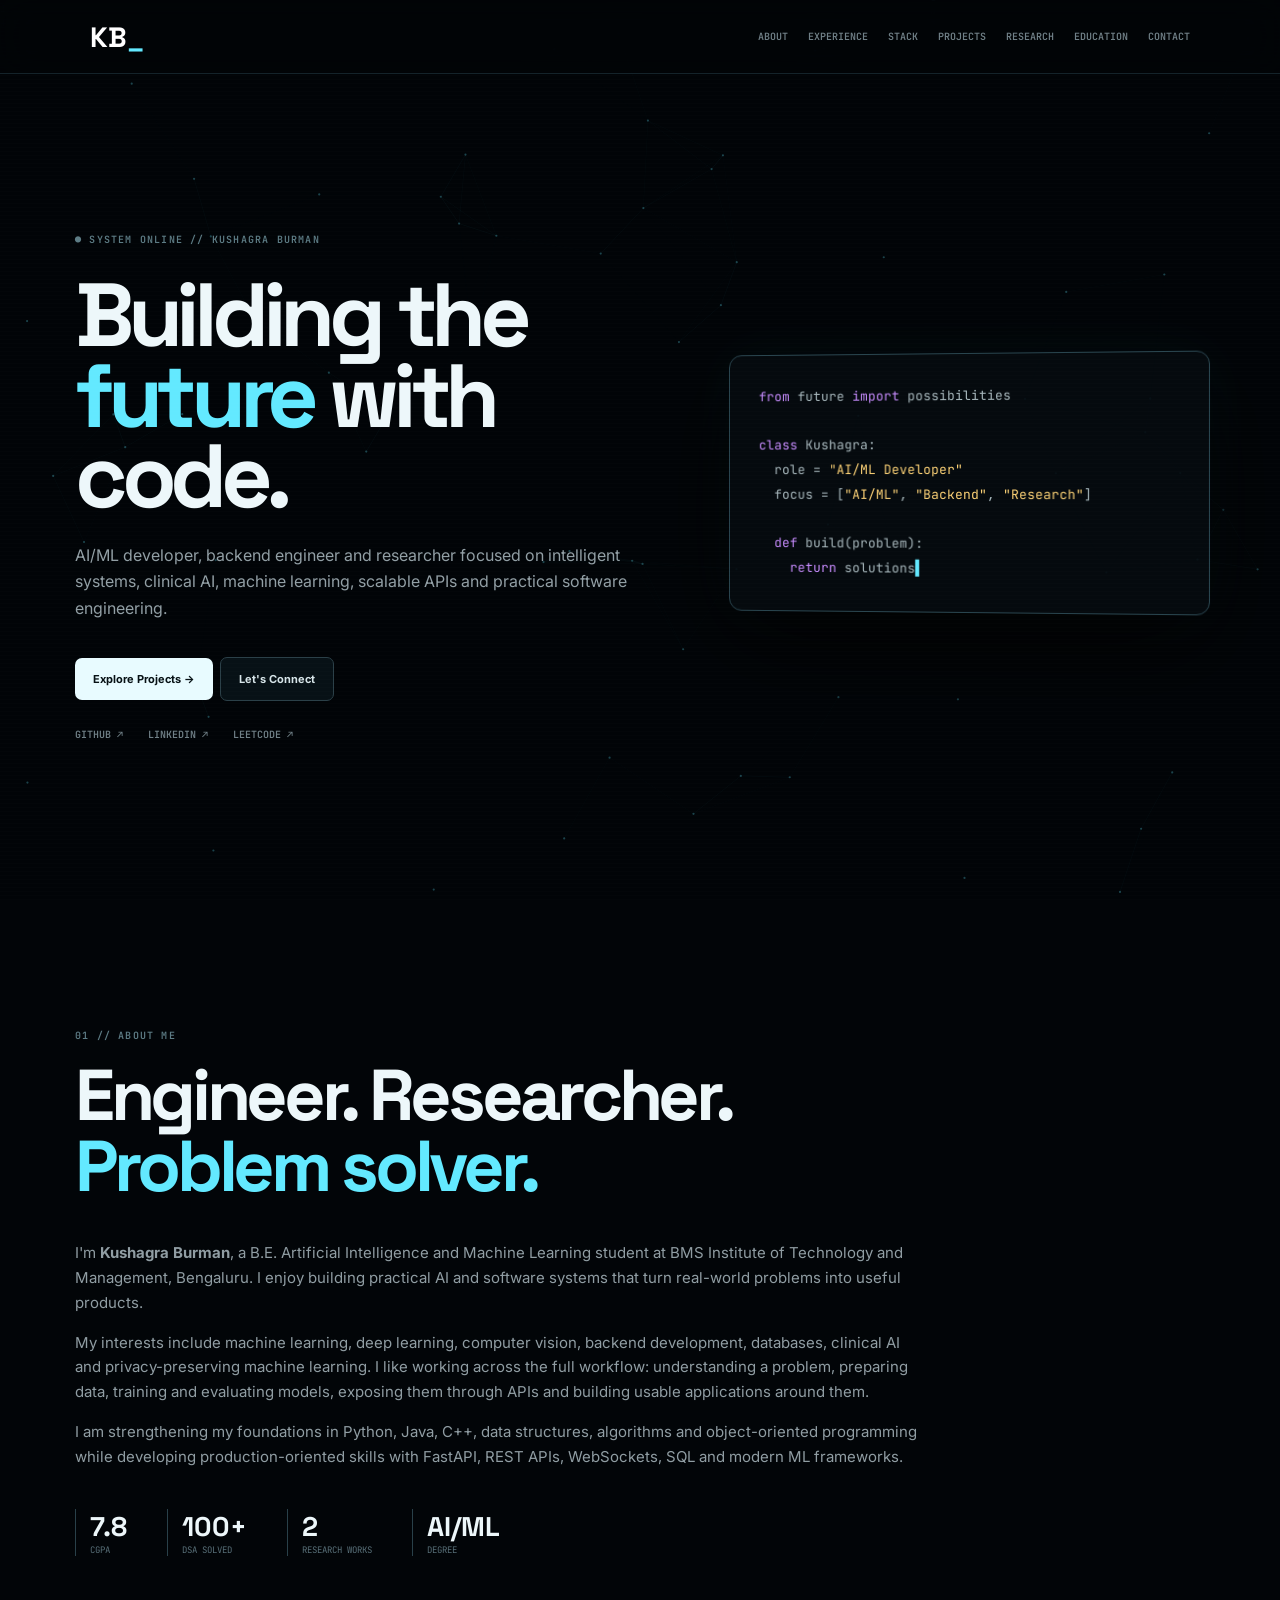
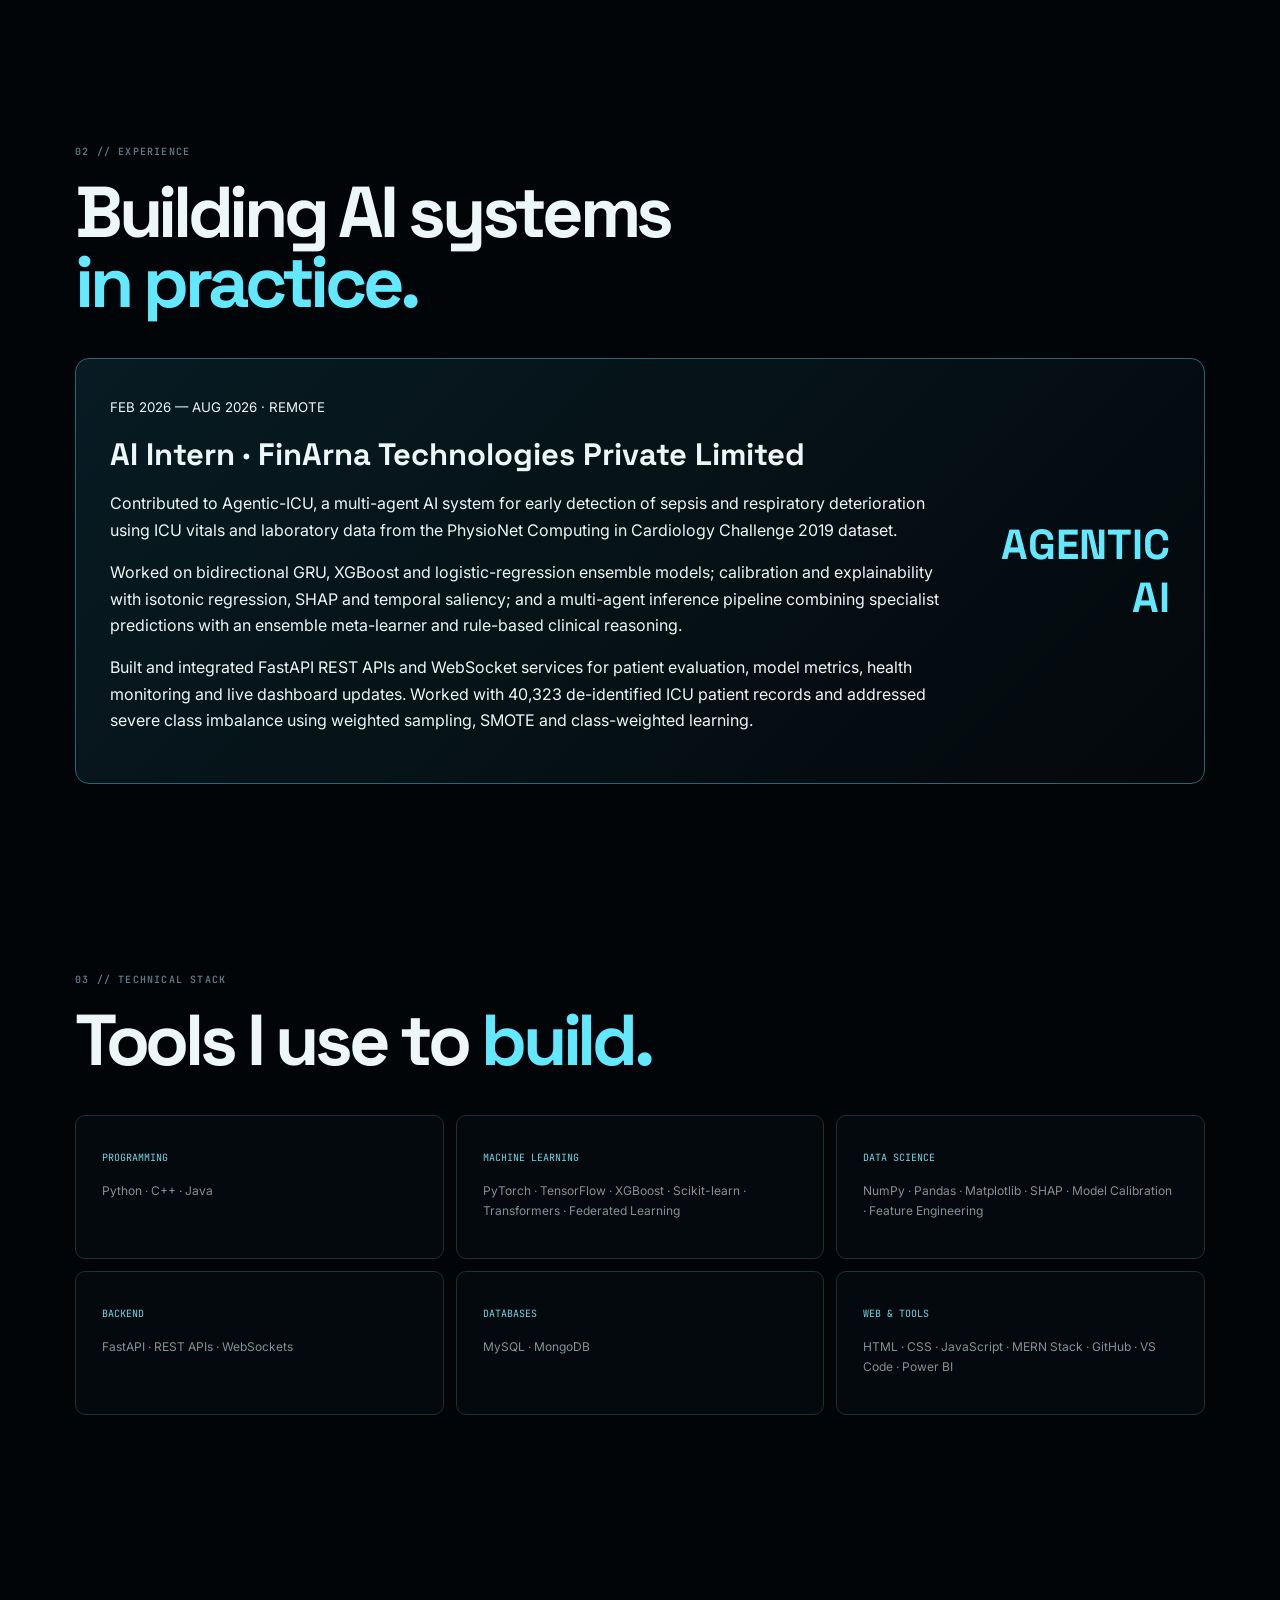
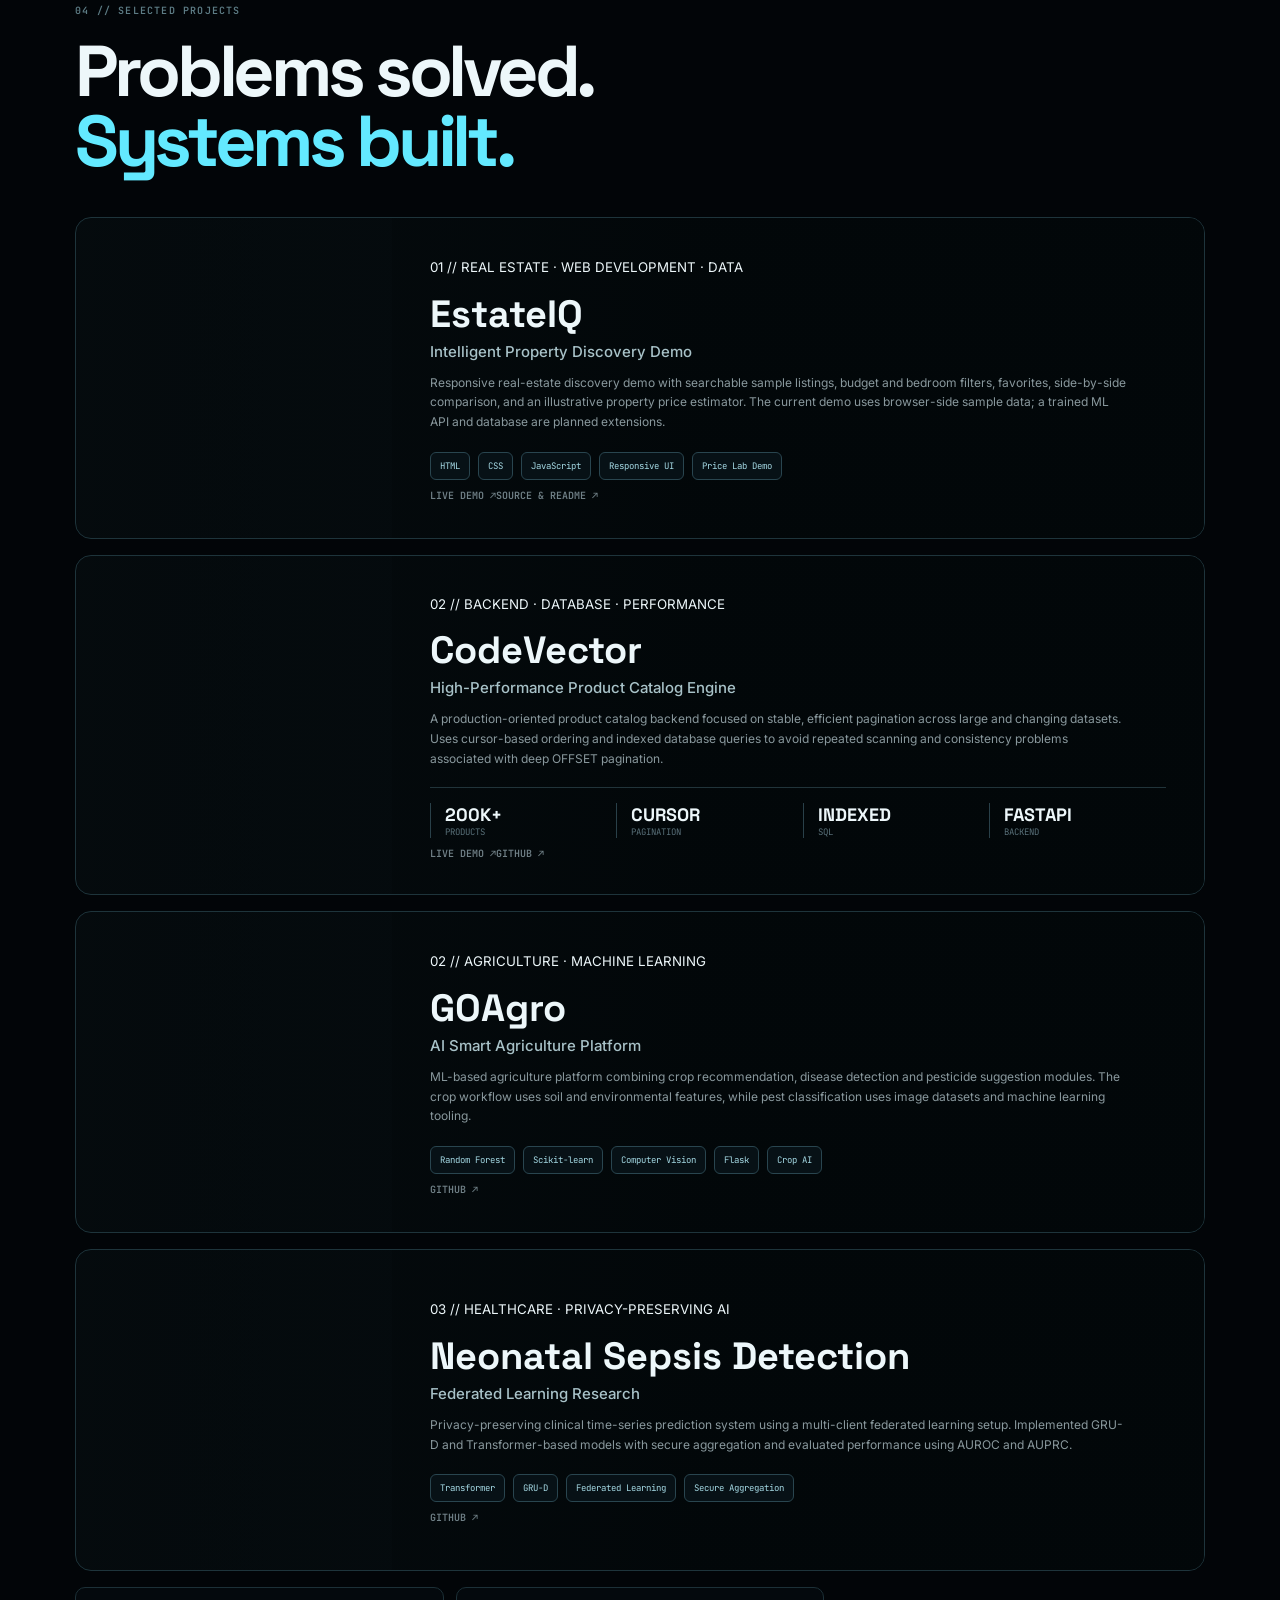
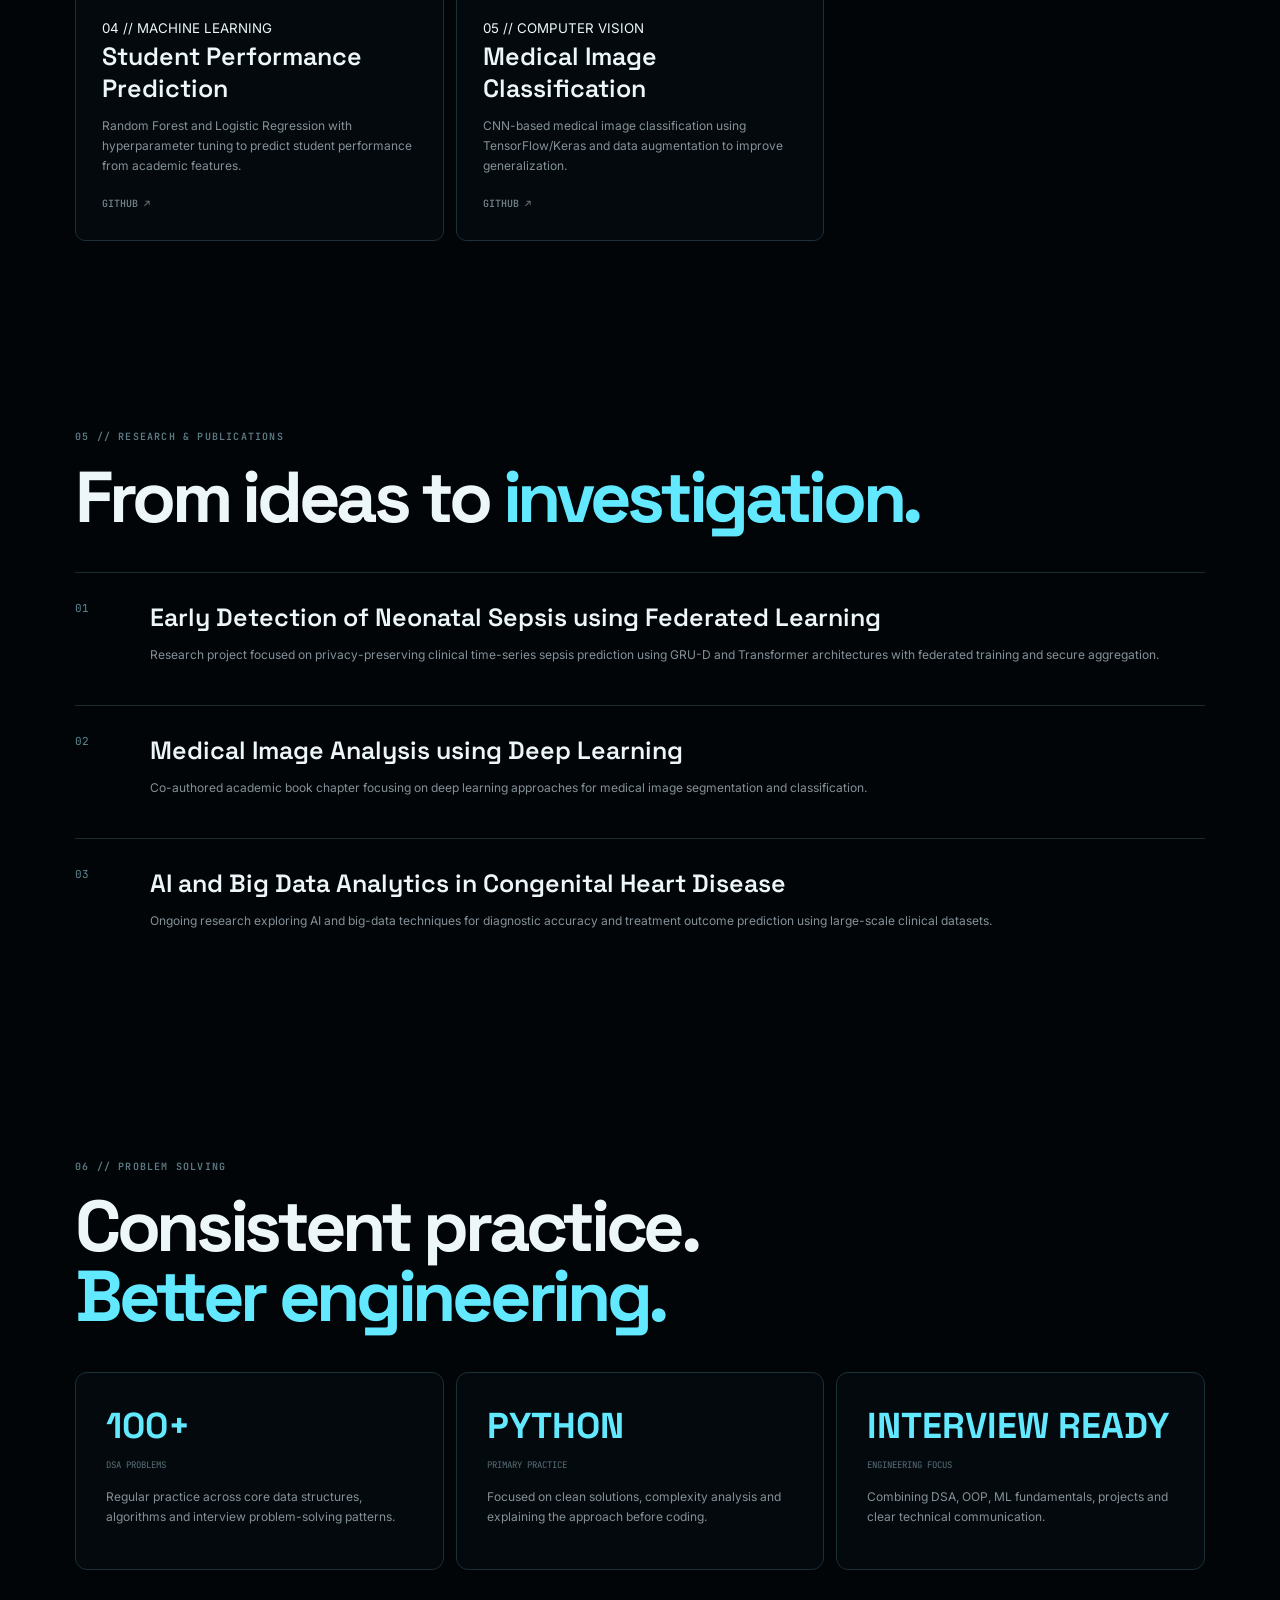
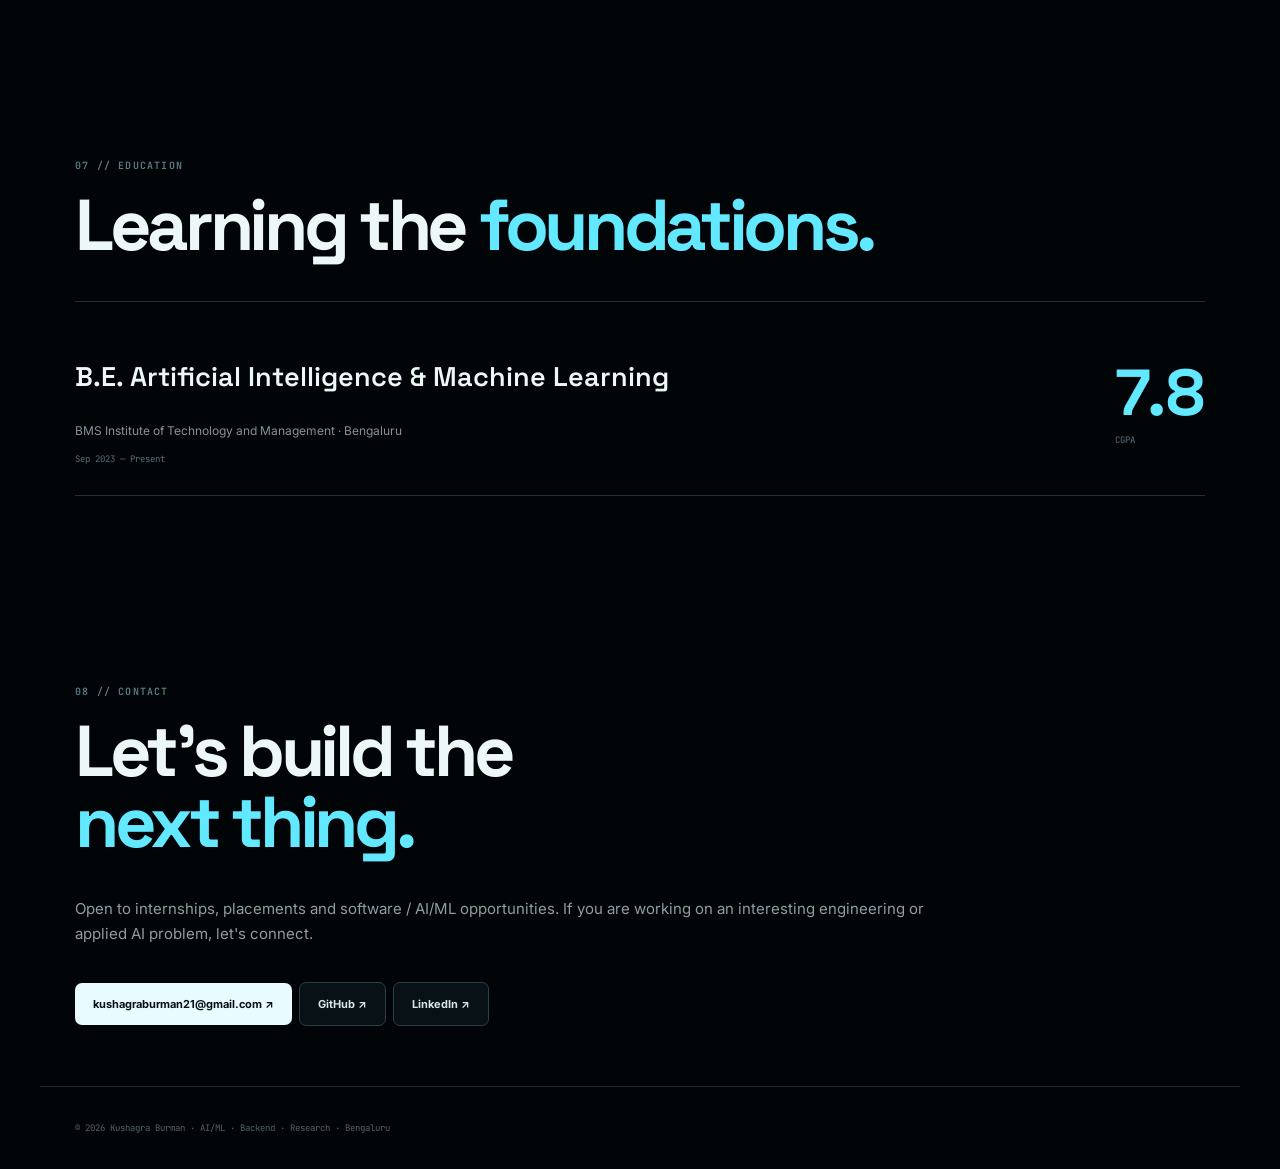
<file: index.html>
<!doctype html>
<html lang="en">
<head>
<meta charset="utf-8"><meta name="viewport" content="width=device-width,initial-scale=1">
<meta name="description" content="Kushagra Burman — AI/ML Developer, Backend Engineer and Researcher. Portfolio featuring Agentic-ICU, federated learning, GOAgro and CodeVector.">
<title>Kushagra Burman — AI/ML Developer · Backend Engineer · Researcher</title>
<link rel="stylesheet" href="style.css">
</head>
<body>
<canvas id="matrix"></canvas><canvas id="network"></canvas>
<header><a href="#home">KB<span>_</span></a><nav><a href="#about">About</a><a href="#experience">Experience</a><a href="#skills">Stack</a><a href="#projects">Projects</a><a href="#research">Research</a><a href="#education">Education</a><a href="#contact">Contact</a></nav></header>
<main>
<section id="home" class="hero"><div><small>● SYSTEM ONLINE // KUSHAGRA BURMAN</small><h1>Building the<br><em>future</em> with code.</h1><p>AI/ML developer, backend engineer and researcher focused on intelligent systems, clinical AI, machine learning, scalable APIs and practical software engineering.</p><a class="btn" href="#projects">Explore Projects →</a><a class="btn ghost" href="mailto:kushagraburman21@gmail.com">Let's Connect</a><div class="links"><a href="https://github.com/kushagra69yr">GitHub ↗</a><a href="https://www.linkedin.com/in/kushagra-burman-9b5740281/">LinkedIn ↗</a><a href="https://leetcode.com/">LeetCode ↗</a></div></div><pre><span>from</span> future <span>import</span> possibilities

<span>class</span> Kushagra:
  role = <i>"AI/ML Developer"</i>
  focus = [<i>"AI/ML"</i>, <i>"Backend"</i>, <i>"Research"</i>]

  <span>def</span> build(problem):
    <span>return</span> solutions<span class="cursor">▌</span></pre></section>

<section id="about"><small>01 // ABOUT ME</small><h2>Engineer. Researcher.<br><em>Problem solver.</em></h2><p>I'm <b>Kushagra Burman</b>, a B.E. Artificial Intelligence and Machine Learning student at BMS Institute of Technology and Management, Bengaluru. I enjoy building practical AI and software systems that turn real-world problems into useful products.</p><p>My interests include machine learning, deep learning, computer vision, backend development, databases, clinical AI and privacy-preserving machine learning. I like working across the full workflow: understanding a problem, preparing data, training and evaluating models, exposing them through APIs and building usable applications around them.</p><p>I am strengthening my foundations in Python, Java, C++, data structures, algorithms and object-oriented programming while developing production-oriented skills with FastAPI, REST APIs, WebSockets, SQL and modern ML frameworks.</p><div class="stats"><b>7.8<small>CGPA</small></b><b>100+<small>DSA SOLVED</small></b><b>2<small>RESEARCH WORKS</small></b><b>AI/ML<small>DEGREE</small></b></div></section>

<section id="experience"><small>02 // EXPERIENCE</small><h2>Building AI systems<br><em>in practice.</em></h2><article class="experience"><div><small>FEB 2026 — AUG 2026 · REMOTE</small><h3>AI Intern · FinArna Technologies Private Limited</h3><p>Contributed to Agentic-ICU, a multi-agent AI system for early detection of sepsis and respiratory deterioration using ICU vitals and laboratory data from the PhysioNet Computing in Cardiology Challenge 2019 dataset.</p><p>Worked on bidirectional GRU, XGBoost and logistic-regression ensemble models; calibration and explainability with isotonic regression, SHAP and temporal saliency; and a multi-agent inference pipeline combining specialist predictions with an ensemble meta-learner and rule-based clinical reasoning.</p><p>Built and integrated FastAPI REST APIs and WebSocket services for patient evaluation, model metrics, health monitoring and live dashboard updates. Worked with 40,323 de-identified ICU patient records and addressed severe class imbalance using weighted sampling, SMOTE and class-weighted learning.</p></div><strong>AGENTIC<br>AI</strong></article></section>

<section id="skills"><small>03 // TECHNICAL STACK</small><h2>Tools I use to <em>build.</em></h2><div class="grid"><article><b>PROGRAMMING</b><p>Python · C++ · Java</p></article><article><b>MACHINE LEARNING</b><p>PyTorch · TensorFlow · XGBoost · Scikit-learn · Transformers · Federated Learning</p></article><article><b>DATA SCIENCE</b><p>NumPy · Pandas · Matplotlib · SHAP · Model Calibration · Feature Engineering</p></article><article><b>BACKEND</b><p>FastAPI · REST APIs · WebSockets</p></article><article><b>DATABASES</b><p>MySQL · MongoDB</p></article><article><b>WEB & TOOLS</b><p>HTML · CSS · JavaScript · MERN Stack · GitHub · VS Code · Power BI</p></article></div></section>

<section id="projects"><small>04 // SELECTED PROJECTS</small><h2>Problems solved.<br><em>Systems built.</em></h2>
<article class="project-card estateiq"><div class="project-image"></div><div class="project-content"><small>01 // REAL ESTATE · WEB DEVELOPMENT · DATA</small><h3>EstateIQ</h3><h4>Intelligent Property Discovery Demo</h4><p>Responsive real-estate discovery demo with searchable sample listings, budget and bedroom filters, favorites, side-by-side comparison, and an illustrative property price estimator. The current demo uses browser-side sample data; a trained ML API and database are planned extensions.</p><div class="chips"><span>HTML</span><span>CSS</span><span>JavaScript</span><span>Responsive UI</span><span>Price Lab Demo</span></div><a href="https://kushagra69yr.github.io/estateiq/" class="repo">LIVE DEMO ↗</a><a href="https://github.com/kushagra69yr/kushagra69yr.github.io/tree/main/estateiq" class="repo">SOURCE & README ↗</a></div></article>
<article class="project-card codevector"><div class="project-image"></div><div class="project-content"><small>02 // BACKEND · DATABASE · PERFORMANCE</small><h3>CodeVector</h3><h4>High-Performance Product Catalog Engine</h4><p>A production-oriented product catalog backend focused on stable, efficient pagination across large and changing datasets. Uses cursor-based ordering and indexed database queries to avoid repeated scanning and consistency problems associated with deep OFFSET pagination.</p><div class="metrics"><b>200K+<small>PRODUCTS</small></b><b>CURSOR<small>PAGINATION</small></b><b>INDEXED<small>SQL</small></b><b>FASTAPI<small>BACKEND</small></b></div><a href="https://kushagra6922-codevector.hf.space" class="repo">LIVE DEMO ↗</a><a href="https://github.com/kushagra69yr/codevector" class="repo">GITHUB ↗</a></div></article>
<article class="project-card goagro"><div class="project-image"></div><div class="project-content"><small>02 // AGRICULTURE · MACHINE LEARNING</small><h3>GOAgro</h3><h4>AI Smart Agriculture Platform</h4><p>ML-based agriculture platform combining crop recommendation, disease detection and pesticide suggestion modules. The crop workflow uses soil and environmental features, while pest classification uses image datasets and machine learning tooling.</p><div class="chips"><span>Random Forest</span><span>Scikit-learn</span><span>Computer Vision</span><span>Flask</span><span>Crop AI</span></div><a href="https://github.com/kushagra69yr/GOAgro" class="repo">GITHUB ↗</a></div></article>
<article class="project-card sepsis"><div class="project-image"></div><div class="project-content"><small>03 // HEALTHCARE · PRIVACY-PRESERVING AI</small><h3>Neonatal Sepsis Detection</h3><h4>Federated Learning Research</h4><p>Privacy-preserving clinical time-series prediction system using a multi-client federated learning setup. Implemented GRU-D and Transformer-based models with secure aggregation and evaluated performance using AUROC and AUPRC.</p><div class="chips"><span>Transformer</span><span>GRU-D</span><span>Federated Learning</span><span>Secure Aggregation</span></div><a href="https://github.com/kushagra69yr/Neonatal-Sepsis" class="repo">GITHUB ↗</a></div></article>
<div class="grid project-mini"><article><small>04 // MACHINE LEARNING</small><h3>Student Performance Prediction</h3><p>Random Forest and Logistic Regression with hyperparameter tuning to predict student performance from academic features.</p><a href="https://github.com/kushagra69yr" class="repo">GITHUB ↗</a></article><article><small>05 // COMPUTER VISION</small><h3>Medical Image Classification</h3><p>CNN-based medical image classification using TensorFlow/Keras and data augmentation to improve generalization.</p><a href="https://github.com/kushagra69yr" class="repo">GITHUB ↗</a></article></div></section>

<section id="research"><small>05 // RESEARCH & PUBLICATIONS</small><h2>From ideas to <em>investigation.</em></h2><article class="row"><b>01</b><div><h3>Early Detection of Neonatal Sepsis using Federated Learning</h3><p>Research project focused on privacy-preserving clinical time-series sepsis prediction using GRU-D and Transformer architectures with federated training and secure aggregation.</p></div></article><article class="row"><b>02</b><div><h3>Medical Image Analysis using Deep Learning</h3><p>Co-authored academic book chapter focusing on deep learning approaches for medical image segmentation and classification.</p></div></article><article class="row"><b>03</b><div><h3>AI and Big Data Analytics in Congenital Heart Disease</h3><p>Ongoing research exploring AI and big-data techniques for diagnostic accuracy and treatment outcome prediction using large-scale clinical datasets.</p></div></article></section>

<section id="coding"><small>06 // PROBLEM SOLVING</small><h2>Consistent practice.<br><em>Better engineering.</em></h2><div class="coding-grid"><article><strong>100+</strong><span>DSA PROBLEMS</span><p>Regular practice across core data structures, algorithms and interview problem-solving patterns.</p></article><article><strong>PYTHON</strong><span>PRIMARY PRACTICE</span><p>Focused on clean solutions, complexity analysis and explaining the approach before coding.</p></article><article><strong>INTERVIEW READY</strong><span>ENGINEERING FOCUS</span><p>Combining DSA, OOP, ML fundamentals, projects and clear technical communication.</p></article></div></section>

<section id="education"><small>07 // EDUCATION</small><h2>Learning the <em>foundations.</em></h2><div class="edu"><div><h3>B.E. Artificial Intelligence & Machine Learning</h3><p>BMS Institute of Technology and Management · Bengaluru</p><small>Sep 2023 — Present</small></div><strong>7.8<small>CGPA</small></strong></div></section>

<section id="contact"><small>08 // CONTACT</small><h2>Let's build the<br><em>next thing.</em></h2><p>Open to internships, placements and software / AI/ML opportunities. If you are working on an interesting engineering or applied AI problem, let's connect.</p><a class="btn" href="mailto:kushagraburman21@gmail.com">kushagraburman21@gmail.com ↗</a><a class="btn ghost" href="https://github.com/kushagra69yr">GitHub ↗</a><a class="btn ghost" href="https://www.linkedin.com/in/kushagra-burman-9b5740281/">LinkedIn ↗</a></section>
</main><footer>© 2026 Kushagra Burman · AI/ML · Backend · Research · Bengaluru</footer><script src="script.js"></script>
</body></html>
</file>
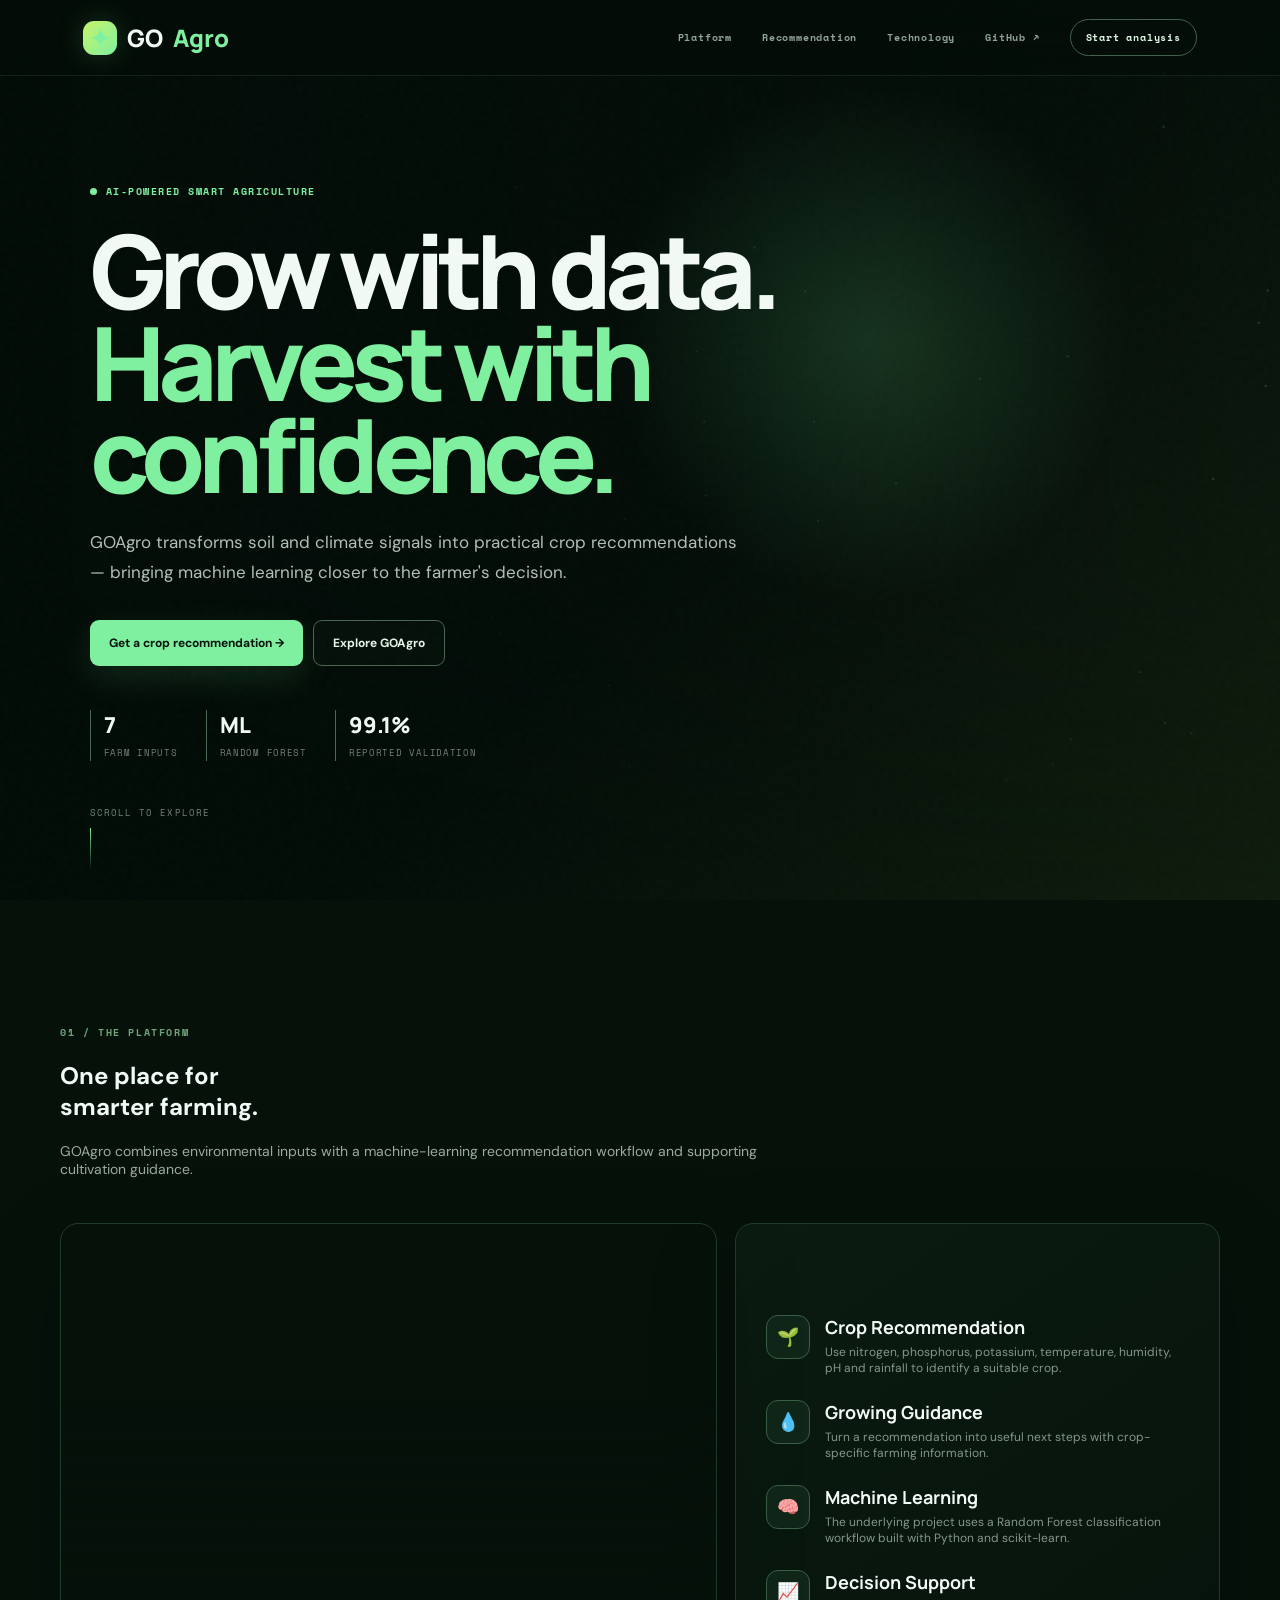
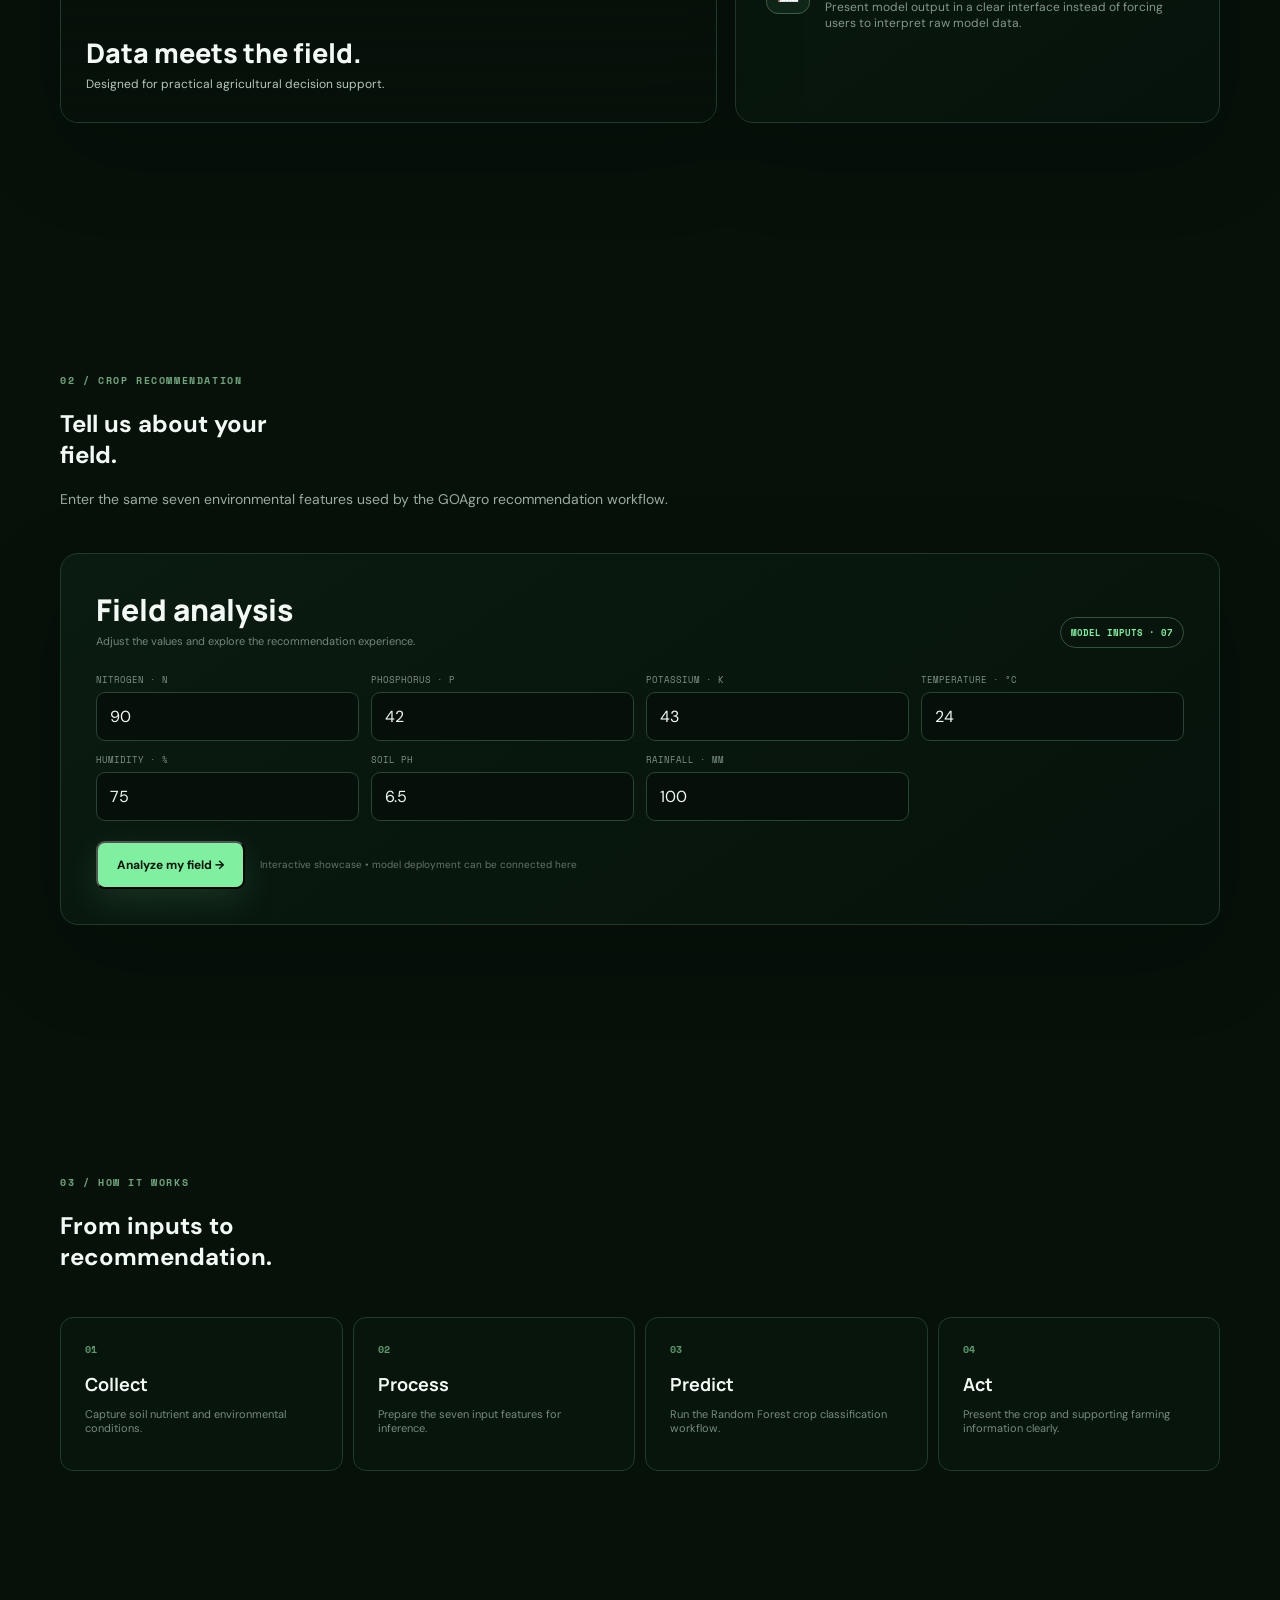
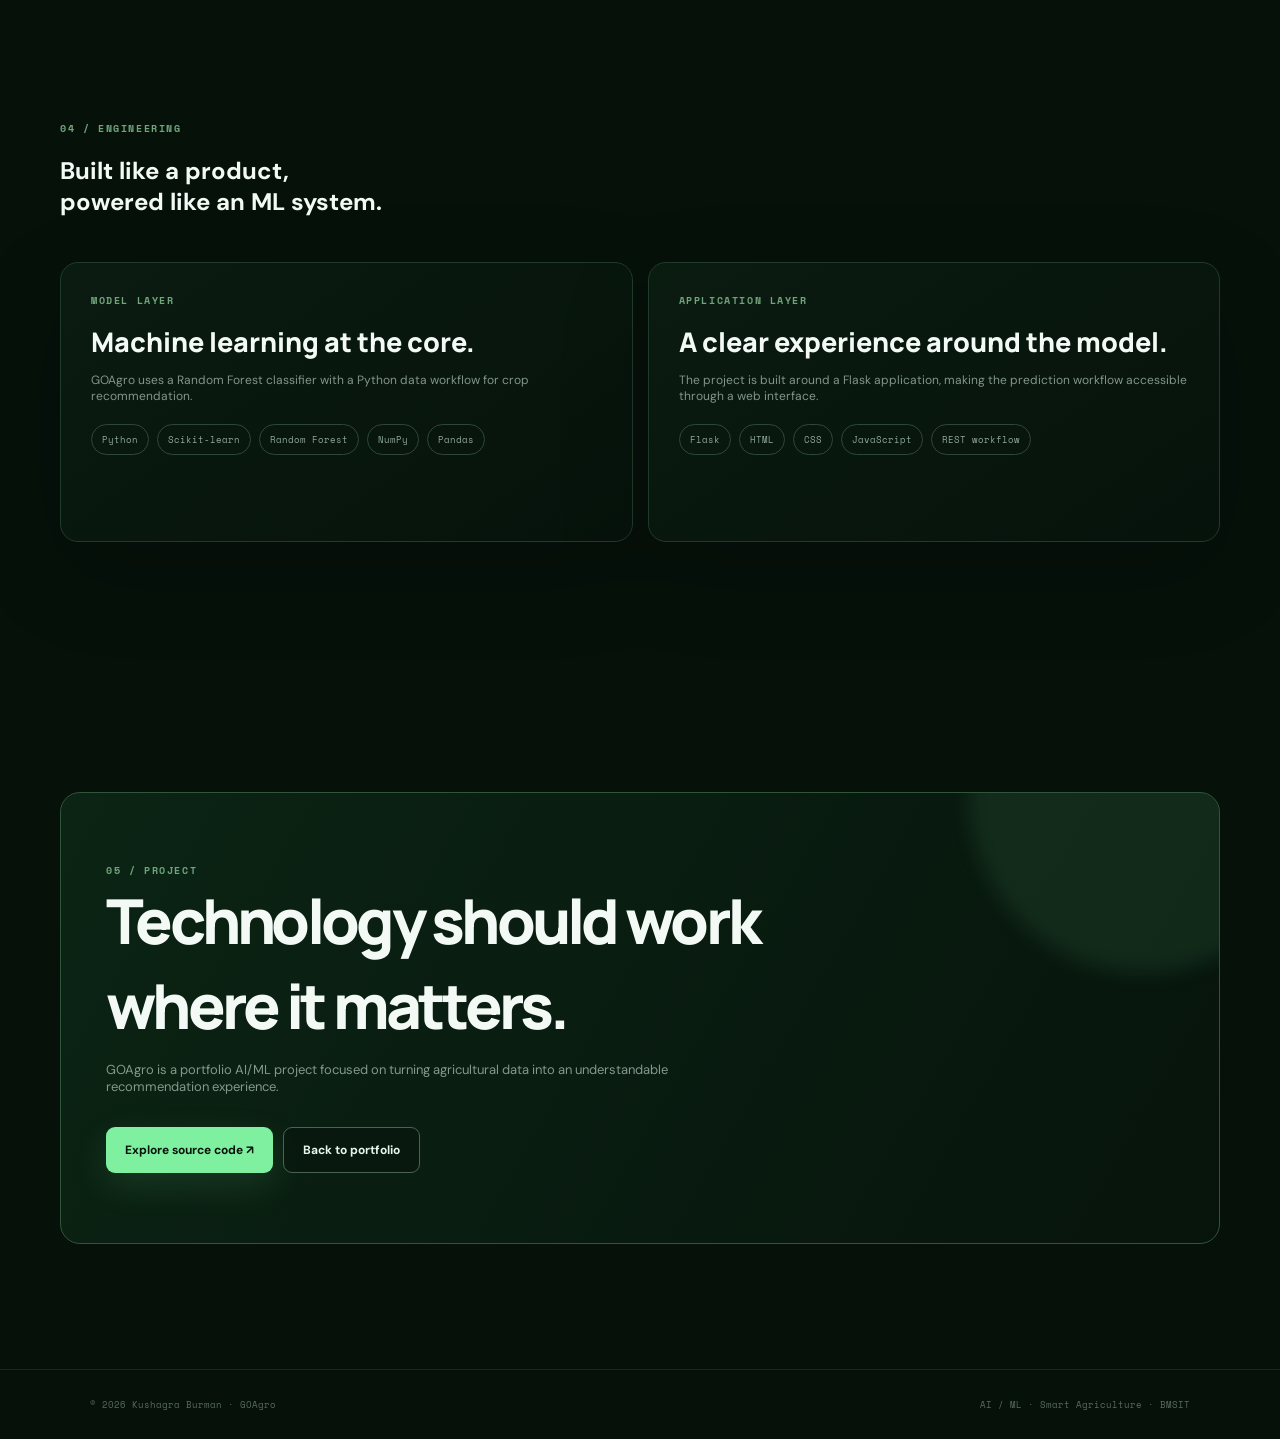
<file: GOAgro/index.html>
<!doctype html><html lang="en"><head><meta charset="utf-8"><meta name="viewport" content="width=device-width,initial-scale=1"><meta name="theme-color" content="#07140d"><title>GOAgro — Intelligent Agriculture</title><link rel="preconnect" href="https://fonts.googleapis.com"><link href="https://fonts.googleapis.com/css2?family=DM+Sans:wght@400;500;600;700&family=Manrope:wght@600;700;800&family=Space+Mono:wght@400;700&display=swap" rel="stylesheet"><style>:root{--bg:#06110a;--panel:#0a1a10;--line:#213b2a;--green:#7ff0a0;--lime:#c8f36b;--muted:#9aaba0;--white:#f3faf5}*{box-sizing:border-box}html{scroll-behavior:smooth}body{margin:0;background:var(--bg);color:var(--white);font-family:'DM Sans',sans-serif;overflow-x:hidden}a{text-decoration:none;color:inherit}button,input{font:inherit}#particles{position:fixed;inset:0;width:100%;height:100%;z-index:-5}.grain{position:fixed;inset:0;pointer-events:none;z-index:20;opacity:.06;background-image:url('data:image/svg+xml,%3Csvg viewBox="0 0 180 180" xmlns="http://www.w3.org/2000/svg"%3E%3Cfilter id="n"%3E%3CfeTurbulence type="fractalNoise" baseFrequency=".85" numOctaves="4" stitchTiles="stitch"/%3E%3C/filter%3E%3Crect width="100%25" height="100%25" filter="url(%23n)" opacity=".35"/%3E%3C/svg%3E')}.hero-bg{position:absolute;inset:0;z-index:-4;background:linear-gradient(90deg,rgba(3,12,7,.96) 0%,rgba(3,12,7,.83) 42%,rgba(3,12,7,.35) 100%),linear-gradient(0deg,#06110a 0%,transparent 35%),url('https://images.unsplash.com/photo-1500382017468-9049fed747ef?auto=format&fit=crop&w=2200&q=88') center/cover;filter:saturate(1.08)}.hero-bg:after{content:'';position:absolute;inset:0;background:radial-gradient(circle at 68% 38%,rgba(127,240,160,.16),transparent 25%),linear-gradient(135deg,transparent 55%,rgba(200,243,107,.06))}.nav{position:fixed;top:0;left:0;right:0;height:76px;z-index:30;display:flex;align-items:center;justify-content:space-between;padding:0 6.5%;background:rgba(4,13,8,.58);backdrop-filter:blur(18px);border-bottom:1px solid rgba(190,240,205,.09)}.brand{display:flex;align-items:center;gap:10px;font:800 24px Manrope}.brand-mark{width:34px;height:34px;border-radius:11px;display:grid;place-items:center;background:linear-gradient(135deg,var(--lime),var(--green));color:#06200d;box-shadow:0 0 28px #7ff0a033}.brand span{color:var(--green)}.navlinks{display:flex;align-items:center;gap:30px}.navlinks a{font:700 10px 'Space Mono';letter-spacing:.08em;color:#91a49a}.navlinks a:hover{color:var(--green)}.navcta{padding:10px 15px;border:1px solid #41634c;border-radius:99px;color:#dff8e5!important}.hero{min-height:100vh;position:relative;display:flex;align-items:center;padding:140px 7% 95px}.hero-inner{max-width:1220px;width:100%;margin:auto}.eyebrow{display:flex;align-items:center;gap:9px;color:var(--green);font:700 10px 'Space Mono';letter-spacing:.15em}.pulse{width:7px;height:7px;border-radius:50%;background:var(--green);box-shadow:0 0 0 0 #7ff0a077;animation:pulse 1.8s infinite}@keyframes pulse{70%{box-shadow:0 0 0 9px transparent}}h1{font:800 clamp(58px,8vw,112px)/.9 Manrope;letter-spacing:-.065em;max-width:850px;margin:25px 0 28px}h1 span{color:var(--green)}.hero-copy{max-width:650px;color:#b2c0b7;font-size:17px;line-height:1.75}.hero-actions{display:flex;gap:10px;flex-wrap:wrap;margin-top:32px}.btn{display:inline-flex;align-items:center;gap:10px;padding:14px 19px;border-radius:9px;font-size:12px;font-weight:700;transition:.25s}.btn-primary{background:var(--green);color:#06130a;box-shadow:0 12px 35px #7ff0a020}.btn-primary:hover{transform:translateY(-3px);box-shadow:0 18px 45px #7ff0a030}.btn-ghost{border:1px solid #496551;background:#07150c99;color:#e7f6eb}.trust{display:flex;gap:28px;margin-top:44px;flex-wrap:wrap}.trust div{padding-left:13px;border-left:1px solid #4c6754}.trust strong{display:block;font:800 22px Manrope}.trust small{color:#718279;font:9px 'Space Mono';letter-spacing:.08em}.scroll{position:absolute;bottom:30px;left:7%;font:9px 'Space Mono';color:#71877a;letter-spacing:.12em}.scroll:after{content:'';display:block;width:1px;height:42px;background:linear-gradient(var(--green),transparent);margin-top:9px}.section{max-width:1220px;margin:auto;padding:125px 30px}.section-label{font:700 10px 'Space Mono';color:#70a57c;letter-spacing:.16em}.section-title{font:800 clamp(42px,6vw,72px)/.98 Manrope;letter-spacing:-.06em;margin:15px 0 18px}.section-title span{color:var(--green)}.section-sub{color:var(--muted);max-width:700px;font-size:14px}.glass{border:1px solid var(--line);background:linear-gradient(145deg,#0c1d12dd,#07130cdd);box-shadow:0 30px 90px #00000030;border-radius:18px}.why-grid{display:grid;grid-template-columns:1.15fr .85fr;gap:18px;margin-top:45px}.why-image{min-height:500px;position:relative;overflow:hidden;background:url('https://images.unsplash.com/photo-1464226184884-fa280b87c399?auto=format&fit=crop&w=1300&q=85') center/cover}.why-image:after{content:'';position:absolute;inset:0;background:linear-gradient(0deg,#06110add,transparent 65%)}.image-caption{position:absolute;z-index:1;bottom:25px;left:25px}.image-caption b{font:800 27px Manrope}.image-caption p{margin:5px 0;color:#b6c8bc;font-size:12px}.why-list{padding:30px;display:flex;flex-direction:column;justify-content:center;gap:24px}.why-item{display:grid;grid-template-columns:44px 1fr;gap:15px}.why-icon{width:44px;height:44px;border:1px solid #3b6046;border-radius:12px;display:grid;place-items:center;background:#102619;color:var(--green);font-size:18px}.why-item h3{margin:0;font:700 18px Manrope}.why-item p{margin:5px 0 0;color:#84978b;font-size:12px}.recommend{margin-top:45px;padding:35px}.form-head{display:flex;justify-content:space-between;align-items:end;gap:20px;margin-bottom:25px}.form-head h3{font:800 30px Manrope;margin:0}.form-head p{color:#74877b;font-size:11px;margin:4px 0 0}.badge{font:700 9px 'Space Mono';color:var(--green);border:1px solid #31563c;border-radius:99px;padding:8px 10px}.form-grid{display:grid;grid-template-columns:repeat(4,1fr);gap:12px}.field label{display:block;color:#7f9386;font:9px 'Space Mono';margin-bottom:6px;text-transform:uppercase}.field input{width:100%;background:#06100a;border:1px solid #284433;border-radius:9px;padding:13px;color:#edf8f0;outline:none}.field input:focus{border-color:#70d88c;box-shadow:0 0 0 3px #70d88c12}.form-actions{display:flex;align-items:center;gap:15px;margin-top:20px}.hint{font-size:10px;color:#64756a}.result{display:none;margin-top:28px;border:1px solid #3d6848;border-radius:16px;overflow:hidden;background:#08170d}.result.show{display:grid;grid-template-columns:1fr 1fr}.crop-photo{min-height:360px;background-position:center;background-size:cover;position:relative}.crop-photo:after{content:'';position:absolute;inset:0;background:linear-gradient(90deg,transparent 55%,#08170d)}.crop-info{padding:34px;display:flex;flex-direction:column;justify-content:center}.recommended{font:700 9px 'Space Mono';color:var(--green);letter-spacing:.15em}.crop-info h3{font:800 50px Manrope;letter-spacing:-.05em;margin:8px 0}.crop-info p{color:#9aada1;font-size:12px;line-height:1.7}.crop-tags{display:flex;gap:7px;flex-wrap:wrap;margin-top:14px}.crop-tags span{font:9px 'Space Mono';padding:7px 9px;border:1px solid #2e4c37;border-radius:99px;color:#9eb2a4}.method{margin-top:25px;padding-top:18px;border-top:1px solid #20372a;color:#74887b;font-size:10px}.process{display:grid;grid-template-columns:repeat(4,1fr);gap:10px;margin-top:45px}.step{padding:24px;border:1px solid var(--line);border-radius:13px;background:#08150c}.step-num{font:700 10px 'Space Mono';color:#5b9a6a}.step h3{font:700 18px Manrope;margin:15px 0 7px}.step p{font-size:11px;color:#788b80}.showcase{display:grid;grid-template-columns:1fr 1fr;gap:15px;margin-top:45px}.show-card{padding:30px;min-height:280px}.show-card h3{font:800 27px Manrope;margin:15px 0 8px}.show-card p{color:#82968a;font-size:12px}.stack{display:flex;flex-wrap:wrap;gap:8px;margin-top:20px}.stack span{font:9px 'Space Mono';padding:8px 10px;border-radius:99px;border:1px solid #2d4936;color:#91aa99}.cta{position:relative;overflow:hidden;padding:70px 45px;background:linear-gradient(120deg,#0b2414,#07140c);border:1px solid #31553b;border-radius:20px}.cta:before{content:'';position:absolute;width:350px;height:350px;right:-100px;top:-170px;background:#7ff0a016;border-radius:50%;filter:blur(10px)}.cta h2{font:800 clamp(38px,5vw,62px) Manrope;letter-spacing:-.06em;margin:0;max-width:700px}.cta p{color:#84988b;max-width:620px;font-size:13px}.footer{border-top:1px solid #17291d;padding:28px 7%;display:flex;justify-content:space-between;color:#596c60;font:9px 'Space Mono'}.mobile-menu{display:none}@media(max-width:900px){.navlinks{gap:14px}.hero{padding-left:5%;padding-right:5%}.why-grid,.showcase{grid-template-columns:1fr}.why-image{min-height:350px}.form-grid{grid-template-columns:1fr 1fr}.process{grid-template-columns:1fr 1fr}.result.show{grid-template-columns:1fr}.crop-photo{min-height:270px}.crop-photo:after{background:linear-gradient(0deg,#08170d,transparent 60%)}}@media(max-width:650px){.navlinks a:not(.navcta){display:none}.section{padding:90px 20px}.hero{padding:125px 20px 80px}.trust{gap:15px}.form-grid,.process{grid-template-columns:1fr}.recommend{padding:20px}.form-head{align-items:start;flex-direction:column}.footer{flex-direction:column;gap:8px}.cta{padding:45px 25px}.hero-bg{background:linear-gradient(90deg,rgba(3,12,7,.91),rgba(3,12,7,.66)),url('https://images.unsplash.com/photo-1500382017468-9049fed747ef?auto=format&fit=crop&w=1400&q=85') center/cover}}</style></head><body><canvas id="particles"></canvas><div class="grain"></div><nav class="nav"><a class="brand" href="#top"><span class="brand-mark">✦</span>GO<span>Agro</span></a><div class="navlinks"><a href="#why">Platform</a><a href="#recommend">Recommendation</a><a href="#technology">Technology</a><a href="https://github.com/kushagra69yr/GOAgro">GitHub ↗</a><a class="navcta" href="#recommend">Start analysis</a></div></nav><header id="top" class="hero"><div class="hero-bg"></div><div class="hero-inner"><div class="eyebrow"><span class="pulse"></span>AI-POWERED SMART AGRICULTURE</div><h1>Grow with data.<br><span>Harvest with confidence.</span></h1><p class="hero-copy">GOAgro transforms soil and climate signals into practical crop recommendations — bringing machine learning closer to the farmer's decision.</p><div class="hero-actions"><a class="btn btn-primary" href="#recommend">Get a crop recommendation →</a><a class="btn btn-ghost" href="#why">Explore GOAgro</a></div><div class="trust"><div><strong>7</strong><small>FARM INPUTS</small></div><div><strong>ML</strong><small>RANDOM FOREST</small></div><div><strong>99.1%</strong><small>REPORTED VALIDATION</small></div></div></div><div class="scroll">SCROLL TO EXPLORE</div></header><main><section id="why" class="section"><div class="section-label">01 / THE PLATFORM</div><h2>One place for<br><span>smarter farming.</span></h2><p class="section-sub">GOAgro combines environmental inputs with a machine-learning recommendation workflow and supporting cultivation guidance.</p><div class="why-grid"><div class="why-image glass"><div class="image-caption"><b>Data meets the field.</b><p>Designed for practical agricultural decision support.</p></div></div><div class="why-list glass"><div class="why-item"><div class="why-icon">🌱</div><div><h3>Crop Recommendation</h3><p>Use nitrogen, phosphorus, potassium, temperature, humidity, pH and rainfall to identify a suitable crop.</p></div></div><div class="why-item"><div class="why-icon">💧</div><div><h3>Growing Guidance</h3><p>Turn a recommendation into useful next steps with crop-specific farming information.</p></div></div><div class="why-item"><div class="why-icon">🧠</div><div><h3>Machine Learning</h3><p>The underlying project uses a Random Forest classification workflow built with Python and scikit-learn.</p></div></div><div class="why-item"><div class="why-icon">📈</div><div><h3>Decision Support</h3><p>Present model output in a clear interface instead of forcing users to interpret raw model data.</p></div></div></div></div></section><section id="recommend" class="section"><div class="section-label">02 / CROP RECOMMENDATION</div><h2>Tell us about your<br><span>field.</span></h2><p class="section-sub">Enter the same seven environmental features used by the GOAgro recommendation workflow.</p><div class="recommend glass"><div class="form-head"><div><h3>Field analysis</h3><p>Adjust the values and explore the recommendation experience.</p></div><span class="badge">MODEL INPUTS · 07</span></div><div class="form-grid"><div class="field"><label>Nitrogen · N</label><input id="N" type="number" value="90" min="0"></div><div class="field"><label>Phosphorus · P</label><input id="P" type="number" value="42" min="0"></div><div class="field"><label>Potassium · K</label><input id="K" type="number" value="43" min="0"></div><div class="field"><label>Temperature · °C</label><input id="T" type="number" value="24" step=".1"></div><div class="field"><label>Humidity · %</label><input id="H" type="number" value="75" step=".1"></div><div class="field"><label>Soil pH</label><input id="PH" type="number" value="6.5" step=".1"></div><div class="field"><label>Rainfall · mm</label><input id="R" type="number" value="100" step=".1"></div></div><div class="form-actions"><button class="btn btn-primary" onclick="recommend()">Analyze my field →</button><span class="hint">Interactive showcase • model deployment can be connected here</span></div><div id="result" class="result"><div id="cropPhoto" class="crop-photo"></div><div class="crop-info"><div class="recommended">RECOMMENDED CROP</div><h3 id="cropName">Rice</h3><p id="cropDesc">A crop recommendation generated from the field profile. Review the values and compare them with local agronomic guidance before making a real farming decision.</p><div class="crop-tags"><span id="tag1">High water demand</span><span id="tag2">Warm climate</span><span id="tag3">Field crop</span></div><div class="method">GOAgro workflow · Python · Scikit-learn · Random Forest</div><a class="btn btn-ghost" style="width:max-content;margin-top:18px" href="https://github.com/kushagra69yr/GOAgro">View model on GitHub ↗</a></div></div></div></section><section class="section"><div class="section-label">03 / HOW IT WORKS</div><h2>From inputs to<br><span>recommendation.</span></h2><div class="process"><article class="step"><div class="step-num">01</div><h3>Collect</h3><p>Capture soil nutrient and environmental conditions.</p></article><article class="step"><div class="step-num">02</div><h3>Process</h3><p>Prepare the seven input features for inference.</p></article><article class="step"><div class="step-num">03</div><h3>Predict</h3><p>Run the Random Forest crop classification workflow.</p></article><article class="step"><div class="step-num">04</div><h3>Act</h3><p>Present the crop and supporting farming information clearly.</p></article></div></section><section id="technology" class="section"><div class="section-label">04 / ENGINEERING</div><h2>Built like a product,<br><span>powered like an ML system.</span></h2><div class="showcase"><article class="show-card glass"><div class="section-label">MODEL LAYER</div><h3>Machine learning at the core.</h3><p>GOAgro uses a Random Forest classifier with a Python data workflow for crop recommendation.</p><div class="stack"><span>Python</span><span>Scikit-learn</span><span>Random Forest</span><span>NumPy</span><span>Pandas</span></div></article><article class="show-card glass"><div class="section-label">APPLICATION LAYER</div><h3>A clear experience around the model.</h3><p>The project is built around a Flask application, making the prediction workflow accessible through a web interface.</p><div class="stack"><span>Flask</span><span>HTML</span><span>CSS</span><span>JavaScript</span><span>REST workflow</span></div></article></div></section><section class="section"><div class="cta"><div class="section-label">05 / PROJECT</div><h2>Technology should work <span>where it matters.</span></h2><p>GOAgro is a portfolio AI/ML project focused on turning agricultural data into an understandable recommendation experience.</p><div class="hero-actions"><a class="btn btn-primary" href="https://github.com/kushagra69yr/GOAgro">Explore source code ↗</a><a class="btn btn-ghost" href="https://kushagra69yr.github.io">Back to portfolio</a></div></div></section></main><footer class="footer"><span>© 2026 Kushagra Burman · GOAgro</span><span>AI / ML · Smart Agriculture · BMSIT</span></footer><script>const cropImages={rice:'https://images.unsplash.com/photo-1500382017468-9049fed747ef?auto=format&fit=crop&w=1200&q=86',maize:'https://images.unsplash.com/photo-1464226184884-fa280b87c399?auto=format&fit=crop&w=1200&q=86',wheat:'https://images.unsplash.com/photo-1500382017468-9049fed747ef?auto=format&fit=crop&w=1200&q=86',cotton:'https://images.unsplash.com/photo-1500382017468-9049fed747ef?auto=format&fit=crop&w=1200&q=86',default:'https://images.unsplash.com/photo-1500382017468-9049fed747ef?auto=format&fit=crop&w=1200&q=86'};function recommend(){const n=+document.getElementById('N').value,p=+document.getElementById('P').value,k=+document.getElementById('K').value,t=+document.getElementById('T').value,h=+document.getElementById('H').value,ph=+document.getElementById('PH').value,r=+document.getElementById('R').value;let crop='Maize',key='maize',desc='A warm-season field crop that fits a broad range of nutrient and temperature profiles.';if(h>72&&r>140&&ph>=5.2&&ph<=7.2){crop='Rice';key='rice';desc='A water-demanding crop that commonly aligns with warm, humid and higher-rainfall field conditions.'}else if(t<20&&r>60){crop='Wheat';key='wheat';desc='A cool-season cereal profile suited to moderate temperatures and appropriate soil conditions.'}else if(n<55&&k>35&&t>24){crop='Cotton';key='cotton';desc='A warm-season crop profile that can fit lower-nitrogen, potassium-supported conditions.'}document.getElementById('cropName').textContent=crop;document.getElementById('cropDesc').textContent=desc;document.getElementById('cropPhoto').style.backgroundImage=`linear-gradient(90deg,transparent 45%,#08170d),url('${cropImages[key]}')`;document.getElementById('tag1').textContent=h>72?'High humidity':'Balanced humidity';document.getElementById('tag2').textContent=t>24?'Warm climate':'Moderate climate';document.getElementById('tag3').textContent=r>140?'Higher rainfall':'Moderate rainfall';document.getElementById('result').classList.add('show');document.getElementById('result').scrollIntoView({behavior:'smooth',block:'center'})}const canvas=document.getElementById('particles'),ctx=canvas.getContext('2d');let W,H,pts=[];function resize(){W=canvas.width=innerWidth;H=canvas.height=innerHeight;pts=Array.from({length:70},()=>({x:Math.random()*W,y:Math.random()*H,vx:(Math.random()-.5)*.22,vy:(Math.random()-.5)*.22}))}function animate(){ctx.clearRect(0,0,W,H);for(let i=0;i<pts.length;i++){const a=pts[i];a.x+=a.vx;a.y+=a.vy;if(a.x<0||a.x>W)a.vx*=-1;if(a.y<0||a.y>H)a.vy*=-1;ctx.fillStyle='rgba(127,240,160,.28)';ctx.beginPath();ctx.arc(a.x,a.y,1.2,0,Math.PI*2);ctx.fill();for(let j=i+1;j<pts.length;j++){const b=pts[j],d=Math.hypot(a.x-b.x,a.y-b.y);if(d<120){ctx.strokeStyle=`rgba(127,240,160,${.045*(1-d/120)})`;ctx.beginPath();ctx.moveTo(a.x,a.y);ctx.lineTo(b.x,b.y);ctx.stroke()}}}requestAnimationFrame(animate)}addEventListener('resize',resize);resize();animate()</script></body></html>
</file>
<file: style.css>
@import url('https://fonts.googleapis.com/css2?family=Inter:wght@400;500;600;700;800&family=JetBrains+Mono:wght@400;600&family=Space+Grotesk:wght@600;700&display=swap');
*{box-sizing:border-box}html{scroll-behavior:smooth}body{margin:0;background:#020508;color:#edf7fa;font-family:Inter,sans-serif;line-height:1.65}canvas{position:fixed;inset:0;width:100%;height:100%;pointer-events:none}#matrix{z-index:-5;opacity:.17}#network{z-index:-4;opacity:.5}body:after{content:'';position:fixed;inset:0;pointer-events:none;z-index:10;background:repeating-linear-gradient(0deg,rgba(255,255,255,.012) 0 1px,transparent 1px 4px)}header{position:fixed;z-index:20;top:0;left:0;right:0;height:74px;padding:0 7%;display:flex;align-items:center;justify-content:space-between;background:rgba(2,5,8,.72);backdrop-filter:blur(18px);border-bottom:1px solid #14232a}header>a{font:700 28px 'Space Grotesk';color:#fff;text-decoration:none}header span,em{color:#63e9ff;font-style:normal}nav{display:flex;gap:20px}nav a,.links a,.repo{font:600 10px 'JetBrains Mono';color:#708087;text-decoration:none;text-transform:uppercase}nav a:hover,.links a:hover,.repo:hover{color:#63e9ff}.hero{min-height:100vh;max-width:1200px;margin:auto;padding:145px 35px 80px;display:grid;grid-template-columns:1.1fr .9fr;align-items:center;gap:60px}.hero small,section>small{font:600 10px 'JetBrains Mono';letter-spacing:.12em;color:#5d7c85}.hero h1{font:700 clamp(58px,7vw,96px)/.9 'Space Grotesk';letter-spacing:-.07em;margin:25px 0}.hero p{max-width:680px;color:#929fa5;font-size:16px}.btn{display:inline-block;margin:20px 7px 0 0;padding:12px 18px;border-radius:7px;background:#e8fbff;color:#071115;text-decoration:none;font-weight:700;font-size:11px}.btn:hover{transform:translateY(-2px);box-shadow:0 0 30px #63e9ff22}.ghost{background:#071116;border:1px solid #2b4048;color:#d7e5e9}.links{display:flex;gap:25px;margin-top:27px}pre{margin:0;background:rgba(5,11,15,.9);border:1px solid #29454f;border-radius:13px;padding:30px;color:#a8b8bd;box-shadow:0 30px 100px #000,0 0 60px #38d8ff0d;font:13px/1.9 'JetBrains Mono';transform:perspective(900px) rotateY(-4deg)}pre span{color:#c88cff}pre i{color:#ffd477;font-style:normal}.cursor{animation:blink 1s infinite;color:#63e9ff!important}@keyframes blink{50%{opacity:0}}section{max-width:1200px;margin:auto;padding:120px 35px 60px}h2{font:700 clamp(44px,6vw,72px)/.98 'Space Grotesk';letter-spacing:-.06em;margin:14px 0 40px}section>p{max-width:850px;color:#909da3;font-size:15px}.stats{display:flex;gap:40px;margin-top:40px}.stats b,.metrics b{font:700 27px 'Space Grotesk';border-left:1px solid #294049;padding-left:14px}.stats small,.metrics small,.edu small{display:block;font:9px 'JetBrains Mono';color:#597079}.grid{display:grid;grid-template-columns:repeat(3,1fr);gap:12px}.grid article{padding:26px;border:1px solid #1c3037;background:#060d11aa;border-radius:10px;transition:.25s}.grid article:hover{transform:translateY(-5px);border-color:#3f7f8e}.grid article>b{font:10px 'JetBrains Mono';color:#6ed8e9}.grid article p,.row p,.edu p{font-size:12px;color:#849198}.experience{padding:34px;border:1px solid #2b6574;border-radius:14px;background:linear-gradient(135deg,#0b2730aa,#04090cdd);display:flex;justify-content:space-between;gap:35px;align-items:center}.experience h3{font:700 31px 'Space Grotesk';margin:15px 0 8px}.experience>strong{font:700 42px 'Space Grotesk';color:#63e9ff;text-align:right;white-space:nowrap}.chips{display:flex;gap:8px;flex-wrap:wrap;margin-top:20px}.chips span{font:9px 'JetBrains Mono';padding:7px 9px;border:1px solid #29454f;border-radius:6px;color:#a5d9e4;background:#071116}.project-card{position:relative;min-height:320px;margin:0 0 16px;border:1px solid #1e343b;border-radius:16px;overflow:hidden;background:#050b0e;display:grid;grid-template-columns:.56fr 1.44fr;isolation:isolate}.project-card:before{content:'';position:absolute;inset:0;background:linear-gradient(90deg,rgba(2,7,9,.08),rgba(2,7,9,.45) 28%,rgba(2,7,9,.96) 55%);z-index:-1}.project-image{min-height:320px;background-size:cover;background-position:center;position:relative;overflow:hidden}.project-image:after{content:'';position:absolute;inset:0;background:linear-gradient(90deg,transparent,#050b0ecc)}.codevector .project-image{background-image:url('https://images.unsplash.com/photo-1556742049-0cfed4f6a45d?auto=format&fit=crop&w=900&q=80');animation:photoZoom 14s ease-in-out infinite}.goagro .project-image{background-image:url('https://images.unsplash.com/photo-1500382017468-9049fed747ef?auto=format&fit=crop&w=900&q=80');animation:photoZoom 16s ease-in-out infinite}.sepsis .project-image{background-image:url('https://images.unsplash.com/photo-1579154204601-01588f351e67?auto=format&fit=crop&w=900&q=80');animation:photoZoom 15s ease-in-out infinite}.project-content{padding:34px 38px 30px;align-self:center}.project-content h3{font:700 38px 'Space Grotesk';margin:10px 0 0}.project-content h4{font:500 15px Inter;color:#a8c2c8;margin:4px 0 12px}.project-content p{font-size:12px;color:#89989d;max-width:700px}.metrics{display:grid;grid-template-columns:repeat(4,1fr);gap:10px;border-top:1px solid #21343a;padding-top:15px;margin-top:18px}.metrics b{font-size:18px}.project-mini{margin-top:16px}.project-mini article{min-height:175px}.row{display:grid;grid-template-columns:55px 1fr;gap:20px;padding:28px 0;border-top:1px solid #1d2b30}.row>b{color:#5d8a95;font:11px 'JetBrains Mono'}.row h3,.grid h3{font:600 25px 'Space Grotesk';margin:0 0 8px}.coding-grid{display:grid;grid-template-columns:repeat(3,1fr);gap:12px}.coding-grid article{padding:30px;border:1px solid #1c3037;border-radius:12px;background:#060d11aa}.coding-grid strong{display:block;font:700 36px 'Space Grotesk';color:#63e9ff}.coding-grid span{font:9px 'JetBrains Mono';color:#597079}.coding-grid p{font-size:12px;color:#849198}.edu{display:flex;justify-content:space-between;align-items:center;border-top:1px solid #203137;border-bottom:1px solid #203137;padding:30px 0}.edu h3{font:600 27px 'Space Grotesk'}.edu strong{font:700 65px 'Space Grotesk';color:#63e9ff}footer{max-width:1200px;margin:auto;border-top:1px solid #1b2a30;padding:35px;color:#526168;font:9px 'JetBrains Mono'}@keyframes photoZoom{0%,100%{transform:scale(1)}50%{transform:scale(1.07) translateY(-1%)}}@media(max-width:900px){nav{display:none}.hero{grid-template-columns:1fr;padding-top:120px}.grid,.coding-grid{grid-template-columns:1fr}.project-card{grid-template-columns:1fr;min-height:auto}.project-image{min-height:210px}.project-card:before{background:linear-gradient(180deg,rgba(2,7,9,.05),rgba(2,7,9,.95) 48%)}.project-content{padding:30px}.experience{align-items:flex-start}.experience>strong{font-size:28px}.metrics{grid-template-columns:1fr 1fr}}@media(max-width:480px){section,.hero{padding-left:20px;padding-right:20px}.hero h1{font-size:57px}.stats{gap:18px;flex-wrap:wrap}.stats b{font-size:20px}.metrics{grid-template-columns:1fr 1fr}.project-content h3{font-size:34px}.experience{display:block}.experience>strong{display:none}.links{gap:13px;flex-wrap:wrap}}
</file>
